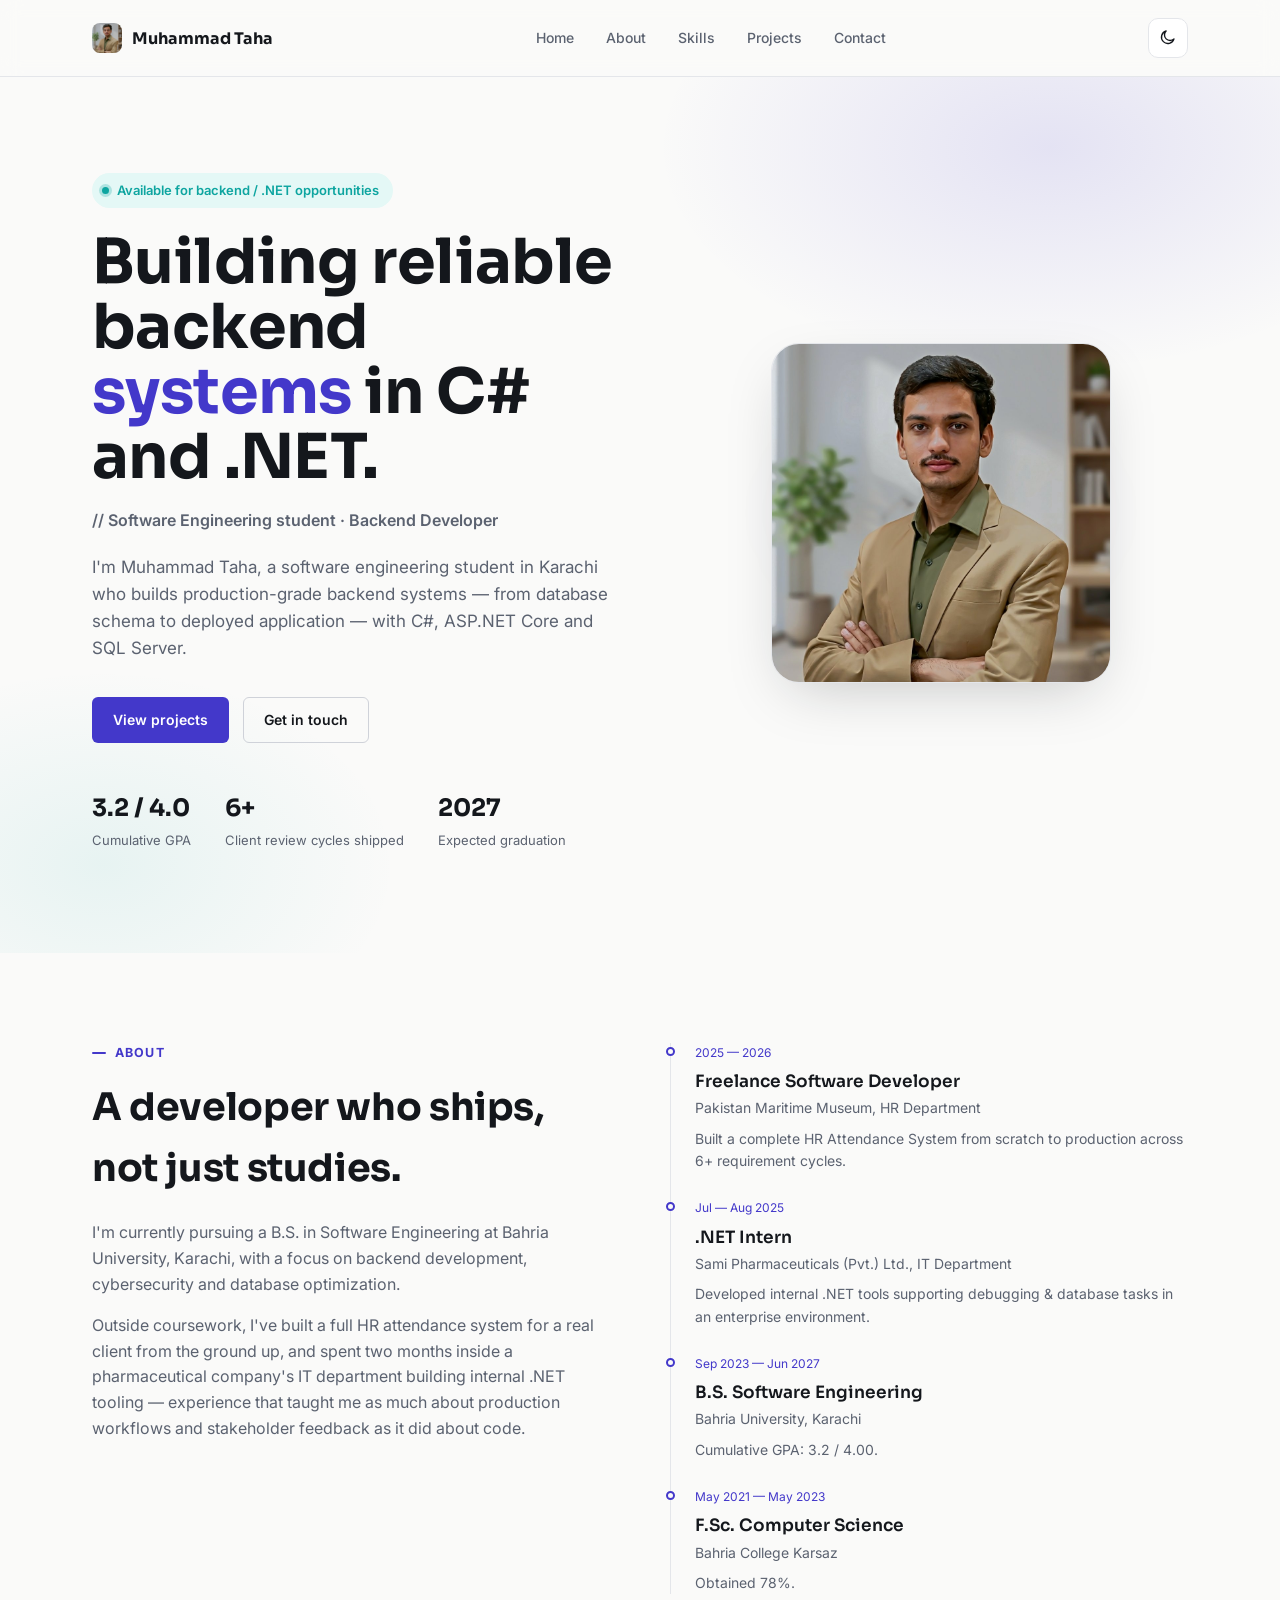
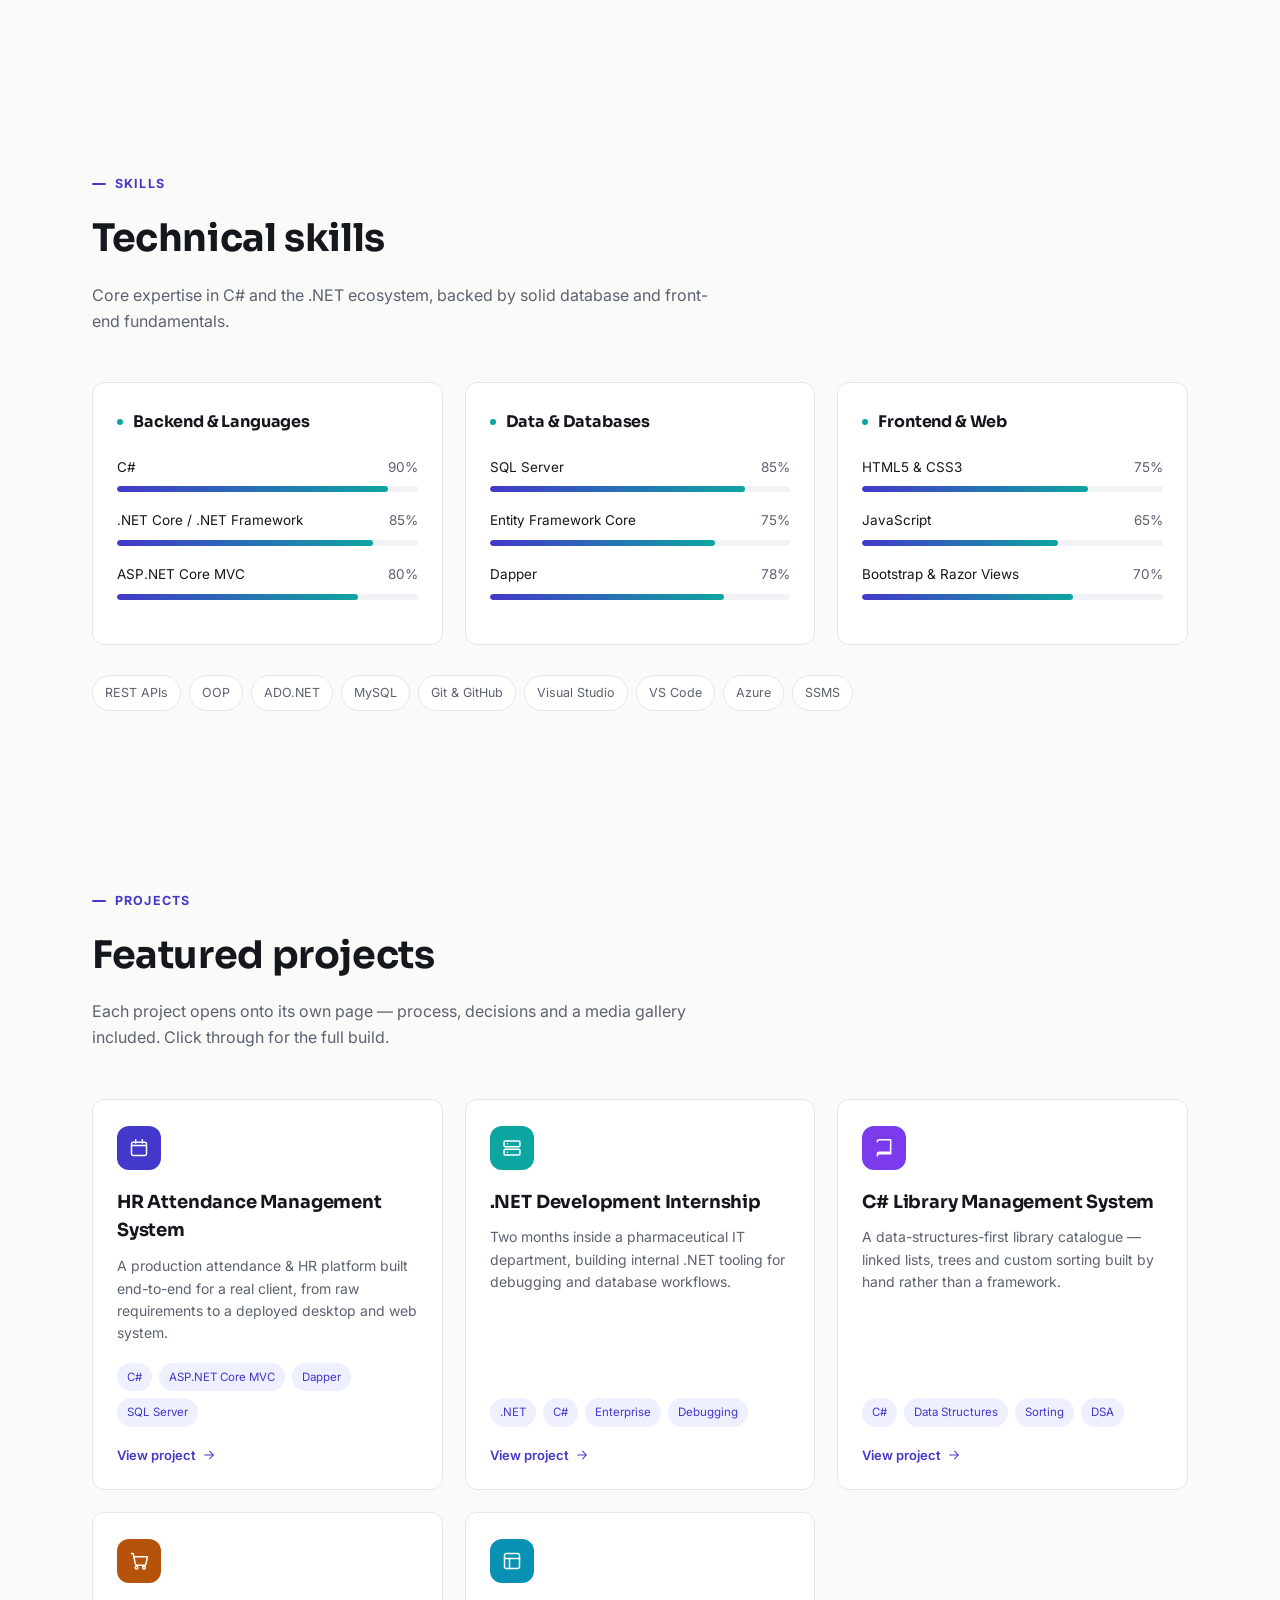
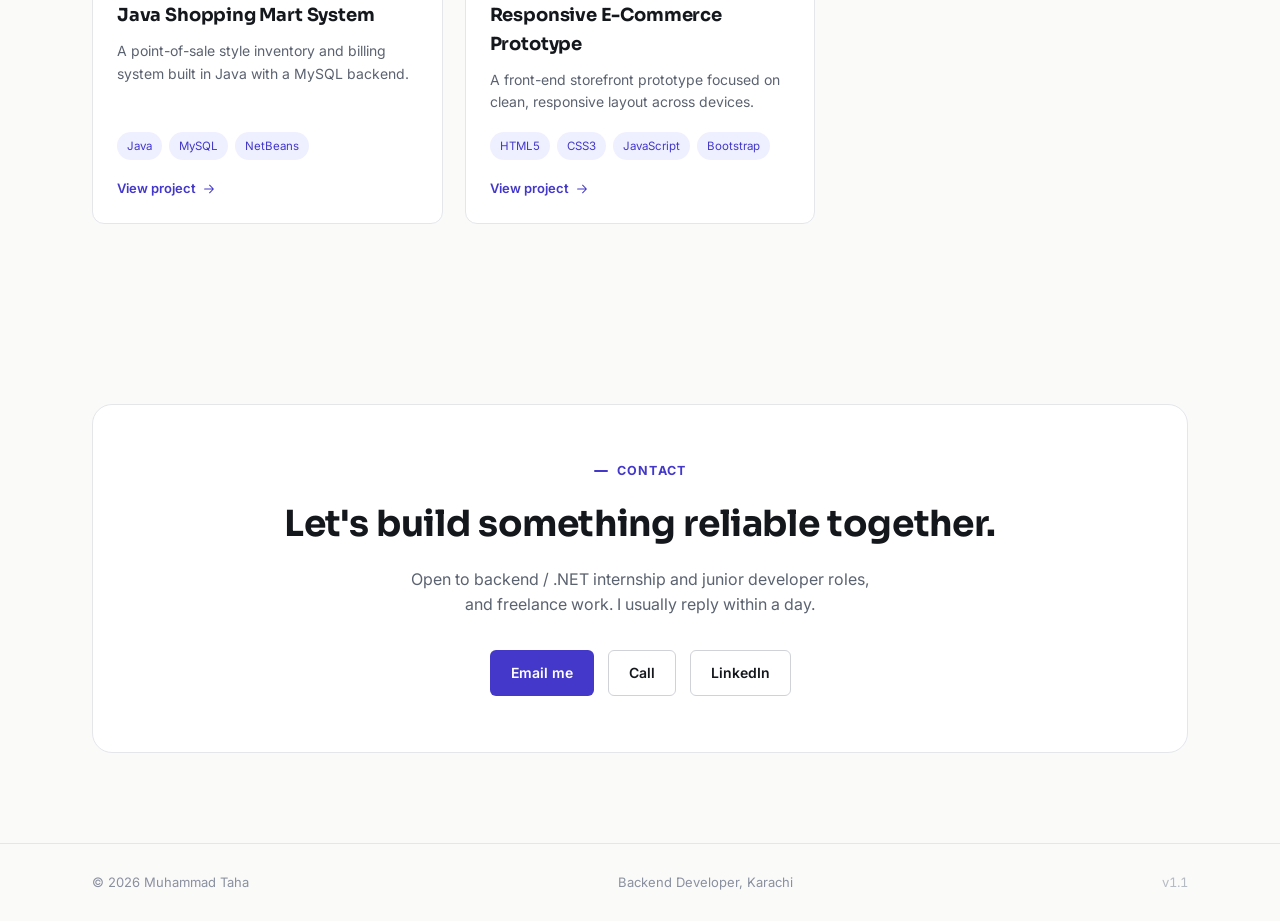
<file: index.html>
<!DOCTYPE html>
<html lang="en">
<head>
<meta charset="UTF-8">
<meta name="viewport" content="width=device-width, initial-scale=1.0">
<title>Muhammad Taha — Backend Developer</title>
<meta name="description" content="Muhammad Taha — Backend Developer specializing in C# and the .NET ecosystem. Portfolio of production and personal projects.">
<meta name="app-version" content="1.1">
<link rel="icon" href="data:image/svg+xml,<svg xmlns=%22http://www.w3.org/2000/svg%22 viewBox=%220 0 24 24%22><rect width=%2224%22 height=%2224%22 rx=%226%22 fill=%22%234338CA%22/><text x=%2212%22 y=%2216.5%22 font-family=%22monospace%22 font-size=%2211%22 fill=%22white%22 text-anchor=%22middle%22>MT</text></svg>">
<link rel="stylesheet" href="css/styles.css?v=1.1">
<script>
  // set theme before paint to avoid flash
  (function(){ var t = localStorage.getItem('mt-portfolio-theme'); if(!t){ t = window.matchMedia('(prefers-color-scheme: dark)').matches ? 'dark':'light'; } document.documentElement.setAttribute('data-theme', t); })();
</script>
</head>
<body>

<nav class="nav">
  <div class="nav-inner">
    <button type="button" class="logo" id="brand-btn" aria-label="View profile"><span class="logo-mark" id="brand-mark">MT</span><span id="brand-name">Muhammad Taha</span></button>
    <ul class="nav-links" data-nav-links>
      <li><a href="index.html">Home</a></li>
      <li><a href="#about">About</a></li>
      <li><a href="#skills">Skills</a></li>
      <li><a href="#projects">Projects</a></li>
      <li><a href="#contact">Contact</a></li>
    </ul>
    <div class="nav-right">
      <button class="theme-toggle" data-theme-toggle aria-label="Toggle color theme">
        <span class="icon-moon"><svg viewBox="0 0 24 24" fill="none" stroke="currentColor" stroke-width="1.8" stroke-linecap="round" stroke-linejoin="round"><path d="M20 14.5A8.5 8.5 0 1 1 9.5 4a7 7 0 0 0 10.5 10.5Z"/></svg></span>
        <span class="icon-sun"><svg viewBox="0 0 24 24" fill="none" stroke="currentColor" stroke-width="1.8" stroke-linecap="round" stroke-linejoin="round"><circle cx="12" cy="12" r="4.2"/><path d="M12 2.5v2.4M12 19.1v2.4M4.9 4.9l1.7 1.7M17.4 17.4l1.7 1.7M2.5 12h2.4M19.1 12h2.4M4.9 19.1l1.7-1.7M17.4 6.6l1.7-1.7"/></svg></span>
      </button>
      <button class="nav-toggle" data-nav-toggle aria-label="Toggle navigation menu">
        <svg viewBox="0 0 24 24" fill="none" stroke="currentColor" stroke-width="1.8" stroke-linecap="round" stroke-linejoin="round">
          <path d="M4 7h16"/>
          <path d="M4 12h16"/>
          <path d="M4 17h16"/>
        </svg>
      </button>
    </div>
  </div>
</nav>

<header class="hero">
  <div class="grid-backdrop"></div>
  <div class="container">
    <div class="hero-grid">
      <div>
        <div class="hero-kicker"><span class="dot"></span> <span id="hero-kicker"></span></div>
        <h1><span id="hero-title-pre"></span><span class="accent" id="hero-title-accent"></span><span id="hero-title-post"></span></h1>
        <div class="hero-role" id="hero-role"></div>
        <p class="hero-desc" id="hero-desc"></p>
        <div class="hero-actions">
          <a class="btn btn-primary" href="#projects">View projects</a>
          <a class="btn btn-ghost" href="#contact">Get in touch</a>
        </div>
        <div class="hero-stats" id="hero-stats"></div>
      </div>

      <div class="hero-photo reveal in">
        <div class="hero-photo-glow"></div>
        <div class="hero-photo-frame" id="hero-photo-frame">
          <span class="hero-photo-initials" id="hero-photo-initials">MT</span>
        </div>
        <button type="button" class="hero-photo-edit admin-only-visible" id="hero-photo-edit">Change photo</button>
      </div>
    </div>
  </div>
</header>

<section id="about">
  <div class="container">
    <div class="about-grid">
      <div>
        <div class="eyebrow">About</div>
        <h2 class="section-title" id="about-title"></h2>
        <div class="about-copy" id="about-copy" style="margin-top:22px;"></div>
      </div>
      <div class="timeline reveal" id="about-timeline"></div>
    </div>
  </div>
</section>

<section id="skills">
  <div class="container">
    <div class="section-head">
      <div class="eyebrow">Skills</div>
      <h2 class="section-title">Technical skills</h2>
      <p class="section-sub" id="skills-subtitle"></p>
    </div>

    <div class="skills-grid" id="skills-grid"></div>

    <div class="tool-pills reveal" id="skills-pills"></div>
  </div>
</section>

<section id="projects">
  <div class="container">
    <div class="section-head">
      <div class="eyebrow">Projects</div>
      <h2 class="section-title">Featured projects</h2>
      <p class="section-sub">Each project opens onto its own page — process, decisions and a media gallery included. Click through for the full build.</p>
    </div>
    <div class="projects-grid" id="projects-grid"></div>
  </div>
</section>

<section id="contact">
  <div class="container">
    <div class="contact-box reveal">
      <div class="eyebrow" style="justify-content:center;">Contact</div>
      <h2 id="contact-title"></h2>
      <p id="contact-desc"></p>
      <div class="contact-links">
        <a class="btn btn-primary" id="contact-email" href="#">Email me</a>
        <a class="btn btn-ghost" id="contact-phone" href="#">Call</a>
        <a class="btn btn-ghost" id="contact-linkedin" href="#" target="_blank" rel="noopener">LinkedIn</a>
      </div>
    </div>
  </div>
</section>

<footer>
  <div class="container footer-inner">
    <span>© <span id="year"></span> Muhammad Taha</span>
    <span>Backend Developer, Karachi</span>
    <span id="footer-version" class="footer-version"></span>
  </div>
</footer>

<script src="js/icons.js?v=1.1"></script>
<script src="js/theme.js?v=1.1"></script>
<script src="js/projects-data.js?v=1.1"></script>
<script src="js/site-data.js?v=1.1"></script>
<script src="js/store.js?v=1.1"></script>
<script src="js/media-store.js?v=1.1"></script>
<script src="js/auth.js?v=1.1"></script>
<script src="js/github-publish.js?v=1.1"></script>
<script src="js/admin.js?v=1.1"></script>
<script src="js/site-render.js?v=1.1"></script>
<script src="js/main.js?v=1.1"></script>
<script>document.getElementById('year').textContent = new Date().getFullYear();</script>
</body>
</html>
</file>
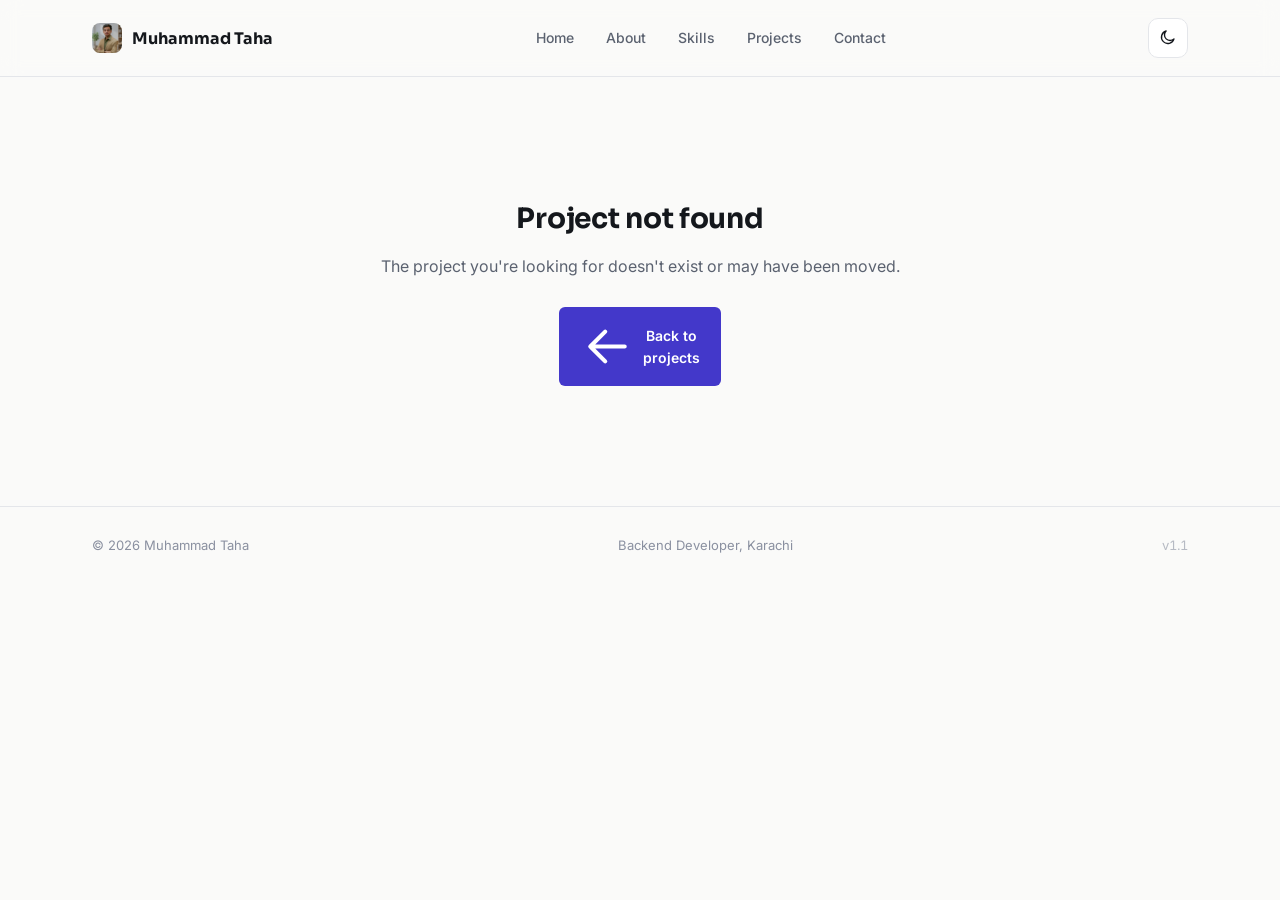
<file: project.html>
<!DOCTYPE html>
<html lang="en">
<head>
<meta charset="UTF-8">
<meta name="viewport" content="width=device-width, initial-scale=1.0">
<title>Project — Muhammad Taha</title>
<meta name="description" content="Project detail — Muhammad Taha, Backend Developer.">
<meta name="app-version" content="1.1">
<link rel="icon" href="data:image/svg+xml,<svg xmlns=%22http://www.w3.org/2000/svg%22 viewBox=%220 0 24 24%22><rect width=%2224%22 height=%2224%22 rx=%226%22 fill=%22%234338CA%22/><text x=%2212%22 y=%2216.5%22 font-family=%22monospace%22 font-size=%2211%22 fill=%22white%22 text-anchor=%22middle%22>MT</text></svg>">
<link rel="stylesheet" href="css/styles.css?v=1.1">
<script>
  (function(){ var t = localStorage.getItem('mt-portfolio-theme'); if(!t){ t = window.matchMedia('(prefers-color-scheme: dark)').matches ? 'dark':'light'; } document.documentElement.setAttribute('data-theme', t); })();
</script>
</head>
<body>

<nav class="nav">
  <div class="nav-inner">
    <button type="button" class="logo" id="brand-btn" aria-label="View profile"><span class="logo-mark" id="brand-mark">MT</span><span id="brand-name">Muhammad Taha</span></button>
    <ul class="nav-links" data-nav-links>
      <li><a href="index.html">Home</a></li>
      <li><a href="index.html#about">About</a></li>
      <li><a href="index.html#skills">Skills</a></li>
      <li><a href="index.html#projects">Projects</a></li>
      <li><a href="index.html#contact">Contact</a></li>
    </ul>
    <div class="nav-right">
      <button class="theme-toggle" data-theme-toggle aria-label="Toggle color theme">
        <span class="icon-moon"><svg viewBox="0 0 24 24" fill="none" stroke="currentColor" stroke-width="1.8" stroke-linecap="round" stroke-linejoin="round"><path d="M20 14.5A8.5 8.5 0 1 1 9.5 4a7 7 0 0 0 10.5 10.5Z"/></svg></span>
        <span class="icon-sun"><svg viewBox="0 0 24 24" fill="none" stroke="currentColor" stroke-width="1.8" stroke-linecap="round" stroke-linejoin="round"><circle cx="12" cy="12" r="4.2"/><path d="M12 2.5v2.4M12 19.1v2.4M4.9 4.9l1.7 1.7M17.4 17.4l1.7 1.7M2.5 12h2.4M19.1 12h2.4M4.9 19.1l1.7-1.7M17.4 6.6l1.7-1.7"/></svg></span>
      </button>
      <button class="nav-toggle" data-nav-toggle aria-label="Toggle navigation menu">
        <svg viewBox="0 0 24 24" fill="none" stroke="currentColor" stroke-width="1.8" stroke-linecap="round" stroke-linejoin="round">
          <path d="M4 7h16"/>
          <path d="M4 12h16"/>
          <path d="M4 17h16"/>
        </svg>
      </button>
    </div>
  </div>
</nav>

<main id="project-app"></main>

<footer>
  <div class="container footer-inner">
    <span>© <span id="year"></span> Muhammad Taha</span>
    <span>Backend Developer, Karachi</span>
    <span id="footer-version" class="footer-version"></span>
  </div>
</footer>

<script src="js/icons.js?v=1.1"></script>
<script src="js/theme.js?v=1.1"></script>
<script src="js/projects-data.js?v=1.1"></script>
<script src="js/site-data.js?v=1.1"></script>
<script src="js/store.js?v=1.1"></script>
<script src="js/media-store.js?v=1.1"></script>
<script src="js/auth.js?v=1.1"></script>
<script src="js/github-publish.js?v=1.1"></script>
<script src="js/admin.js?v=1.1"></script>
<script src="js/lightbox.js?v=1.1"></script>
<script src="js/project-detail.js?v=1.1"></script>
<script>document.getElementById('year').textContent = new Date().getFullYear();</script>
</body>
</html>
</file>
<file: css/styles.css>
/* =========================================================
   Muhammad Taha — Portfolio
   Design language: "compiled" — a backend/.NET engineer's
   world of manifests, builds and schemas, rendered minimal.
   ========================================================= */

@import url('https://fonts.googleapis.com/css2?family=Sora:wght@400;500;600;700;800&family=Inter:wght@400;500;600;700;800&display=swap');

:root{
  --bg: #FAFAF9;
  --bg-elevated: #FFFFFF;
  --bg-sunken: #F1F2F5;
  --text: #14171C;
  --text-muted: #5B6270;
  --text-faint: #8A90A0;
  --border: #E4E6EA;
  --border-strong: #CFD2D9;
  --accent: #4338CA;
  --accent-hover: #362CAA;
  --accent-2: #0EA5A0;
  --accent-soft: #EEF0FF;
  --accent-2-soft: #E4F8F6;
  --danger: #C4432E;
  --shadow: 0 1px 2px rgba(20,23,28,0.04), 0 8px 24px -12px rgba(20,23,28,0.10);
  --shadow-lg: 0 20px 60px -20px rgba(20,23,28,0.25);
  --radius-sm: 6px;
  --radius: 12px;
  --radius-lg: 20px;
  --font-display: 'Sora', 'Inter', sans-serif;
  --font-body: 'Inter', sans-serif;
  --font-mono: 'Inter', sans-serif;
  --grid-dot: rgba(67,56,202,0.10);
  --ease-swift: cubic-bezier(.16,1,.3,1);
  --ease-spring: cubic-bezier(.34,1.56,.64,1);
  color-scheme: light;
}

[data-theme="dark"]{
  --bg: #0A0C10;
  --bg-elevated: #12151B;
  --bg-sunken: #0E1116;
  --text: #E9EAEE;
  --text-muted: #9AA1AE;
  --text-faint: #6B7280;
  --border: #21252E;
  --border-strong: #2E3340;
  --accent: #7C8AFF;
  --accent-hover: #97A2FF;
  --accent-2: #2DD9C6;
  --accent-soft: rgba(124,138,255,0.12);
  --accent-2-soft: rgba(45,217,198,0.10);
  --danger: #E8654E;
  --shadow: 0 1px 2px rgba(0,0,0,0.3), 0 8px 24px -12px rgba(0,0,0,0.5);
  --shadow-lg: 0 24px 70px -20px rgba(0,0,0,0.65);
  --grid-dot: rgba(124,138,255,0.14);
  color-scheme: dark;
}

*,*::before,*::after{ box-sizing: border-box; }
html{ scroll-behavior: smooth; }
body{
  margin:0;
  background: var(--bg);
  color: var(--text);
  font-family: var(--font-body);
  font-size: 16px;
  line-height: 1.6;
  -webkit-font-smoothing: antialiased;
  transition: background-color .35s ease, color .35s ease;
}
img,video{ max-width:100%; display:block; }
a{ color: inherit; text-decoration: none; }
button{ font-family: inherit; cursor:pointer; }
ul{ list-style:none; margin:0; padding:0; }
h1,h2,h3,h4{ font-family: var(--font-display); margin:0; letter-spacing:-0.01em; }
p{ margin:0; }

:focus-visible{
  outline: 2px solid var(--accent);
  outline-offset: 3px;
  border-radius: 4px;
}

.container{
  width: 100%;
  max-width: 1160px;
  margin: 0 auto;
  padding: 0 32px;
}

/* soft ambient glow behind the hero — subtle, not a dev-tool grid */
.grid-backdrop{
  position:absolute; inset:0;
  background:
    radial-gradient(560px 320px at 82% 8%, color-mix(in srgb, var(--accent) 12%, transparent), transparent 70%),
    radial-gradient(420px 280px at 8% 90%, color-mix(in srgb, var(--accent-2) 8%, transparent), transparent 70%);
  pointer-events:none;
}

.eyebrow{
  font-family: var(--font-body);
  font-size: 12.5px;
  font-weight: 700;
  color: var(--accent);
  letter-spacing: 0.09em;
  text-transform: uppercase;
  display:flex;
  align-items:center;
  gap:9px;
  margin-bottom: 14px;
}
.eyebrow::before{ content:''; width:14px; height:2px; border-radius:1px; background:var(--accent); display:inline-block; }

/* ---------- Nav ---------- */
.nav{
  position: sticky; top:0; z-index: 100;
  background: color-mix(in srgb, var(--bg) 82%, transparent);
  backdrop-filter: blur(10px);
  border-bottom: 1px solid var(--border);
}
.nav-inner{
  display:flex; align-items:center; justify-content:space-between;
  padding: 18px 32px;
  max-width: 1160px; margin:0 auto;
}
.logo{
  font-family: var(--font-display);
  font-weight: 700;
  font-size: 16px;
  display:flex; align-items:center; gap:10px;
  background:none; border:none; padding:0; cursor:pointer; color: var(--text);
}
.logo-mark{
  width:30px; height:30px; border-radius: 8px;
  background: var(--accent);
  color:#fff;
  display:flex; align-items:center; justify-content:center;
  font-family: var(--font-display);
  font-size: 14px; font-weight:700;
  overflow:hidden;
  flex-shrink:0;
}
.logo-mark img{ width:100%; height:100%; object-fit:cover; display:block; }
.nav-links{ display:flex; gap:32px; align-items:center; }
.nav-links a{
  font-size: 14px; color: var(--text-muted); font-weight:500;
  transition: color .2s ease;
}
.nav-links a:hover{ color: var(--text); }
.nav-right{ display:flex; align-items:center; gap:14px; }

.theme-toggle{
  width:40px; height:40px; border-radius: 10px;
  border:1px solid var(--border);
  background: var(--bg-elevated);
  display:flex; align-items:center; justify-content:center;
  color: var(--text);
  transition: border-color .16s var(--ease-swift), transform .16s var(--ease-swift);
}
.theme-toggle:hover{ border-color: var(--border-strong); transform: translateY(-1px); }
.theme-toggle svg{ width:18px; height:18px; }
.icon-sun{ display:none; }
[data-theme="dark"] .icon-sun{ display:block; }
[data-theme="dark"] .icon-moon{ display:none; }

.nav-toggle{
  display:none;
  width:40px;height:40px;border-radius:10px;border:1px solid var(--border);
  background:var(--bg-elevated); align-items:center;justify-content:center;
  color: var(--text);
  transition: border-color .16s var(--ease-swift), transform .1s var(--ease-swift);
}
.nav-toggle:hover{ border-color: var(--border-strong); }
.nav-toggle:active{ transform: scale(.92); }
.nav-toggle svg{ width:18px;height:18px; transition: transform .22s var(--ease-swift); }
.nav-toggle[aria-expanded="true"] svg{ transform: rotate(90deg); }
.project-link-pill{
  display:inline-flex; align-items:center; gap:8px;
  margin-top: 16px;
  padding: 8px 12px;
  border-radius: 999px;
  background: var(--accent-soft);
  color: var(--accent);
  font-family: var(--font-mono);
  font-size: 12px;
  font-weight: 600;
  width: fit-content;
}
.project-link-pill svg{ width:14px; height:14px; }

.btn{
  font-family: var(--font-body);
  font-weight: 600;
  font-size: 14px;
  padding: 11px 20px;
  border-radius: var(--radius-sm);
  border: 1px solid transparent;
  display:inline-flex; align-items:center; gap:8px;
  transition: transform .18s ease, background-color .18s ease, border-color .18s ease, box-shadow .18s ease;
}
.btn-primary{ background: var(--accent); color:#fff; }
.btn-primary:hover{ background: var(--accent-hover); transform: translateY(-1px); box-shadow: var(--shadow); }
.btn-ghost{ background: transparent; border-color: var(--border-strong); color: var(--text); }
.btn-ghost:hover{ border-color: var(--accent); color: var(--accent); }
.btn-sm{ padding: 8px 14px; font-size: 13px; }

/* ---------- Hero ---------- */
.hero{
  position: relative;
  padding: 96px 0 100px;
  overflow:hidden;
}
.hero-grid{
  display:grid;
  grid-template-columns: 1.05fr 0.95fr;
  gap: 56px;
  align-items:center;
  position:relative;
}
.hero-kicker{
  font-family: var(--font-body);
  font-size: 13px;
  font-weight: 600;
  color: var(--accent-2);
  margin-bottom: 22px;
  display:inline-flex; align-items:center; gap:8px;
  padding: 7px 14px 7px 10px;
  border-radius: 999px;
  background: var(--accent-2-soft);
}
.hero-kicker .dot{ width:7px; height:7px; border-radius:50%; background: var(--accent-2); box-shadow: 0 0 0 3px color-mix(in srgb, var(--accent-2) 25%, transparent); }
.hero h1{
  font-size: clamp(38px, 5.4vw, 62px);
  line-height: 1.05;
  font-weight: 700;
}
.hero h1 .accent{ color: var(--accent); }
.hero-role{
  font-family: var(--font-body);
  font-weight: 600;
  color: var(--text-muted);
  font-size: 16px;
  margin-top: 18px;
}
.hero-desc{
  margin-top: 20px;
  color: var(--text-muted);
  font-size: 17px;
  max-width: 520px;
}
.hero-actions{ display:flex; gap:14px; margin-top: 34px; flex-wrap: wrap; }

.hero-stats{
  display:flex; gap: 34px; margin-top: 46px; flex-wrap:wrap;
}
.hero-stat b{ display:block; font-family: var(--font-display); font-size: 24px; }
.hero-stat span{ font-size: 13px; color: var(--text-muted); }

/* hero profile photo */
.hero-photo{ position:relative; display:flex; align-items:center; justify-content:center; }
.hero-photo-glow{
  position:absolute; inset:6%;
  background: radial-gradient(closest-side, color-mix(in srgb, var(--accent) 24%, transparent), transparent 75%);
  filter: blur(30px);
  z-index:0;
}
.hero-photo-frame{
  position:relative; z-index:1;
  width:min(340px, 78%);
  aspect-ratio: 1 / 1;
  border-radius: 28px;
  overflow:hidden;
  background: var(--bg-elevated);
  border:1px solid var(--border);
  box-shadow: var(--shadow-lg);
  display:flex; align-items:center; justify-content:center;
}
.hero-photo-frame img{ width:100%; height:100%; object-fit:cover; display:block; }
.hero-photo-frame .hero-photo-initials{ font-family: var(--font-display); font-size:88px; font-weight:800; color: var(--accent); }
.hero-photo-edit{
  position:absolute; bottom:16px; left:50%; transform:translateX(-50%);
  font-family: var(--font-body); font-size:12.5px; font-weight:600;
  padding: 9px 16px; border-radius:999px;
  background: color-mix(in srgb, var(--bg-elevated) 90%, transparent);
  backdrop-filter: blur(6px);
  border:1px solid var(--border-strong); color: var(--text);
  z-index:2; white-space:nowrap;
}
.hero-photo-edit:hover{ border-color: var(--accent); color: var(--accent); }

/* ---------- Section shell ---------- */
section{ padding: 90px 0; }
.section-head{ max-width: 640px; margin-bottom: 48px; }
.section-title{ font-size: clamp(28px, 3.4vw, 38px); font-weight:700; }
.section-sub{ margin-top: 14px; color: var(--text-muted); font-size:16px; }
.divider{ height:1px; background: var(--border); border:none; margin:0; }

/* ---------- About ---------- */
.about-grid{
  display:grid; grid-template-columns: 1fr 1fr; gap: 60px; align-items:start;
}
.about-copy p{ color: var(--text-muted); font-size:16px; margin-bottom:16px; }
.timeline{ border-left: 1px solid var(--border); padding-left: 24px; display:flex; flex-direction:column; gap:26px; }
.timeline-item{ position:relative; }
.timeline-item::before{
  content:''; position:absolute; left:-29px; top:4px;
  width:9px; height:9px; border-radius:50%;
  background: var(--bg); border:2px solid var(--accent);
}
.timeline-date{ font-family: var(--font-mono); font-size:12px; color: var(--accent); }
.timeline-title{ font-family: var(--font-display); font-weight:600; font-size:17px; margin-top:6px; }
.timeline-org{ color: var(--text-muted); font-size: 14px; margin-top:2px; }
.timeline-desc{ color: var(--text-muted); font-size: 14px; margin-top: 8px; }

/* ---------- Skills ---------- */
.skills-grid{
  display:grid; grid-template-columns: repeat(3, 1fr); gap: 22px;
}
.skill-card{
  background: var(--bg-elevated);
  border:1px solid var(--border);
  border-radius: var(--radius);
  padding: 26px 24px;
}
.skill-card h3{ font-size: 16px; margin-bottom: 22px; display:flex; align-items:center; gap:10px; }
.skill-card h3::before{ content:''; width:6px; height:6px; border-radius:50%; background: var(--accent-2); }
.skill-row{ margin-bottom: 18px; }
.skill-row:last-child{ margin-bottom:0; }
.skill-row-top{ display:flex; justify-content:space-between; font-size:13.5px; margin-bottom:8px; }
.skill-row-top span:last-child{ font-family: var(--font-mono); color: var(--text-muted); }
.skill-bar{ height:6px; border-radius:6px; background: var(--bg-sunken); overflow:hidden; }
.skill-bar-fill{ height:100%; border-radius:6px; background: linear-gradient(90deg, var(--accent), var(--accent-2)); width:0; transition: width 1s cubic-bezier(.2,.7,.2,1); }

.tool-pills{ display:flex; flex-wrap:wrap; gap:8px; margin-top: 30px; }
.tool-pill{
  font-family: var(--font-mono); font-size: 12.5px;
  padding: 7px 12px; border-radius: 999px;
  border: 1px solid var(--border); color: var(--text-muted);
  background: var(--bg-elevated);
}

/* ---------- Projects grid ---------- */
.projects-grid{
  display:grid; grid-template-columns: repeat(3, 1fr); gap: 22px;
}
.project-card{
  position:relative;
  background: var(--bg-elevated);
  border:1px solid var(--border);
  border-radius: var(--radius);
  padding: 26px 24px 24px;
  transition: transform .2s var(--ease-swift), border-color .2s var(--ease-swift), box-shadow .2s var(--ease-swift);
  display:flex; flex-direction:column;
}
.project-card:hover{
  transform: translateY(-5px);
  border-color: var(--border-strong);
  box-shadow: var(--shadow-lg);
}
.project-card:hover .project-icon{ transform: scale(1.08); }
.project-card-link{
  position:absolute;
  inset:0;
  border-radius: inherit;
  z-index: 1;
  border:0;
  background: transparent;
  padding:0;
  cursor:pointer;
}
.project-card > *:not(.project-card-link){
  position:relative;
  z-index:2;
  pointer-events:none;
}
.project-card .project-link-pill,
.project-card .admin-remove-btn{
  pointer-events:auto;
}
.project-card:has(.project-card-link:active){
  transform: scale(.985);
  transition: transform .1s var(--ease-swift);
}
.project-card-link:focus-visible{
  outline: 2px solid var(--accent);
  outline-offset: 4px;
}
.project-icon{
  width:44px; height:44px; border-radius: 12px;
  display:flex; align-items:center; justify-content:center;
  margin-bottom: 18px;
  color:#fff;
  transition: transform .22s var(--ease-swift);
}
.project-icon svg{ width:20px; height:20px; }
.project-card h3{ font-size: 18px; margin-bottom:10px; }
.project-card p{ color: var(--text-muted); font-size: 14px; flex:1; }
.project-tags{ display:flex; flex-wrap:wrap; gap:7px; margin-top:18px; }
.tag{
  font-family: var(--font-mono); font-size:11.5px;
  padding: 5px 10px; border-radius:999px;
  background: var(--accent-soft); color: var(--accent);
}
.project-open{
  margin-top:18px; font-size:13px; font-weight:600; color: var(--accent);
  display:flex; align-items:center; gap:6px;
}
.project-open svg{ width:14px; height:14px; transition: transform .2s var(--ease-swift); }
.project-card:hover .project-open svg{ transform: translateX(4px); }

/* ---------- Contact ---------- */
.contact-box{
  background: var(--bg-elevated);
  border: 1px solid var(--border);
  border-radius: var(--radius-lg);
  padding: 56px;
  text-align:center;
  position:relative;
  overflow:hidden;
}
.contact-box h2{ font-size: clamp(26px,3.4vw,36px); }
.contact-box p{ color: var(--text-muted); margin-top:14px; max-width:480px; margin-left:auto; margin-right:auto; }
.contact-links{ display:flex; gap:14px; justify-content:center; margin-top:32px; flex-wrap:wrap; }

footer{
  border-top: 1px solid var(--border);
  padding: 28px 0;
}
.footer-inner{
  display:flex; justify-content:space-between; align-items:center;
  font-size:13px; color: var(--text-faint); flex-wrap:wrap; gap:10px;
}
.footer-inner span{ font-family: var(--font-body); }
.footer-version{ opacity:.6; font-variant-numeric: tabular-nums; }

/* ================= Responsive ================= */
@media (max-width: 920px){
  .hero-grid{ grid-template-columns: 1fr; }
  .about-grid{ grid-template-columns: 1fr; gap: 40px; }
  .skills-grid{ grid-template-columns: 1fr 1fr; }
  .projects-grid{ grid-template-columns: 1fr 1fr; }
}
@media (max-width: 720px){
  .container{ padding: 0 20px; }
  .nav-links{
    position:fixed; inset: 66px 16px auto 16px;
    background: var(--bg-elevated); border:1px solid var(--border);
    border-radius: var(--radius); padding: 14px;
    flex-direction:column; align-items:flex-start; gap:4px;
    box-shadow: var(--shadow-lg);
    transform: translateY(-10px) scale(.98); opacity:0; pointer-events:none;
    transition: transform .22s var(--ease-swift), opacity .16s ease;
  }
  .nav-links.open{ transform: translateY(0) scale(1); opacity:1; pointer-events:auto; }
  .nav-links a{ padding: 10px 8px; width:100%; }
  .nav-toggle{ display:flex; }
  .skills-grid{ grid-template-columns: 1fr; }
  .projects-grid{ grid-template-columns: 1fr; }
  .hero{ padding: 64px 0 64px; }
  section{ padding: 64px 0; }
  .contact-box{ padding: 36px 22px; }
}

/* reduced motion */
@media (prefers-reduced-motion: reduce){
  *{ animation-duration: .001ms !important; transition-duration: .001ms !important; scroll-behavior:auto !important; }
}

/* reveal-on-scroll utility */
.reveal{ opacity:0; transform: translateY(16px) scale(.99); transition: opacity .45s var(--ease-swift), transform .45s var(--ease-swift); }
.reveal.in{ opacity:1; transform:none; }

/* =========================================================
   Project detail page
   ========================================================= */
.breadcrumb{
  font-family: var(--font-mono); font-size: 13px; color: var(--text-muted);
  display:flex; align-items:center; gap:8px; margin-bottom: 26px;
}
.breadcrumb a{ color: var(--text-muted); transition: color .2s ease; }
.breadcrumb a:hover{ color: var(--accent); }

.pd-hero{ padding: 56px 0 40px; position:relative; overflow:hidden; }
.pd-icon{
  width:56px; height:56px; border-radius:14px;
  display:flex; align-items:center; justify-content:center; color:#fff;
  margin-bottom: 22px;
}
.pd-icon svg{ width:26px; height:26px; }
.pd-hero h1{ font-size: clamp(30px, 4.6vw, 46px); font-weight:700; max-width: 780px; }
.pd-hero .role{ font-family: var(--font-mono); color: var(--accent-2); font-size:14px; margin-top:14px; }
.pd-hero p.lede{ margin-top:18px; color: var(--text-muted); font-size:17px; max-width:680px; }
.pd-tags{ display:flex; flex-wrap:wrap; gap:8px; margin-top:24px; }
.pd-meta{ display:flex; gap:36px; margin-top:34px; flex-wrap:wrap; }
.pd-meta div span{ display:block; font-size:12px; color: var(--text-faint); font-family: var(--font-mono); margin-bottom:4px; }
.pd-meta div b{ font-family: var(--font-display); font-size:16px; font-weight:600; }

.pd-section{ padding: 54px 0; }
.pd-section + .pd-section{ border-top: 1px solid var(--border); }
.pd-section-head{ max-width: 720px; margin-bottom: 30px; }
.pd-section-num{ font-family: var(--font-body); font-weight:700; text-transform:uppercase; letter-spacing:0.08em; color: var(--accent); font-size:12px; margin-bottom:12px; display:block; }
.pd-section-heading{ font-size: clamp(22px, 2.8vw, 30px); font-weight:700; }
.pd-section-sub{ font-family: var(--font-mono); color: var(--text-muted); font-size:14px; margin-top:10px; }
.pd-section-desc{ margin-top:18px; color: var(--text-muted); font-size:16px; max-width:720px; }
.pd-section-desc p{ margin-bottom: 12px; }
.pd-section-desc p:last-child{ margin-bottom:0; }

/* ---- Carousel ---- */
.carousel{
  position:relative;
  margin-top: 30px;
  border-radius: var(--radius-lg);
  overflow:hidden;
  background: var(--bg-sunken);
  border: 1px solid var(--border);
}
.carousel-track-wrap{
  position:relative;
  aspect-ratio: 16 / 9;
  width:100%;
  overflow:hidden;
}
.carousel-track{
  display:flex;
  height:100%;
  transition: transform .5s cubic-bezier(.22,.8,.24,1);
  will-change: transform;
}
.carousel-slide{
  min-width:100%; height:100%;
  display:flex; align-items:center; justify-content:center;
  background: var(--bg-sunken);
  position:relative;
  overflow:hidden;
}
.carousel-slide img,
.carousel-slide video{
  width:100%; height:100%; object-fit:cover;
  transition: transform .35s var(--ease-swift);
}
.carousel-slide-clickable{ cursor: zoom-in; }
.carousel-slide-clickable::after{
  content:'';
  position:absolute; inset:0;
  background: color-mix(in srgb, #000 12%, transparent);
  opacity:0; transition: opacity .2s ease;
  pointer-events:none;
}
.carousel-slide-clickable:hover::after{ opacity:1; }
.carousel-slide-clickable:hover img,
.carousel-slide-clickable:hover video{ transform: scale(1.04); }
.carousel-play-badge{
  position:absolute; top:50%; left:50%; transform: translate(-50%,-50%);
  width:60px; height:60px; border-radius:50%;
  background: color-mix(in srgb, #000 45%, transparent);
  backdrop-filter: blur(4px);
  display:flex; align-items:center; justify-content:center;
  color:#fff; pointer-events:none;
  transition: transform .2s var(--ease-swift), background-color .2s ease;
}
.carousel-play-badge svg{ width:22px; height:22px; margin-left:2px; }
.carousel-slide-clickable:hover .carousel-play-badge{ transform: translate(-50%,-50%) scale(1.08); background: color-mix(in srgb, #000 60%, transparent); }

/* Embedded YouTube/Vimeo player — fills the slide like a video would */
.video-embed-wrap{ width:100%; height:100%; }
.video-embed-wrap iframe{ width:100%; height:100%; border:0; display:block; }

/* Shown if a locally-uploaded video's blob can't be found in this
   browser's storage anymore (e.g. site data was cleared) */
.carousel-slide.media-missing::before{
  content:'Video unavailable in this browser — re-upload or paste a hosted URL';
  position:absolute; inset:0;
  display:flex; align-items:center; justify-content:center;
  text-align:center; padding: 24px;
  font-family: var(--font-mono); font-size:13px; color: var(--text-muted);
  background: var(--bg-sunken);
}
.carousel-slide.media-missing video{ display:none; }
.carousel-arrow{
  position:absolute; top:50%; transform: translateY(-50%);
  width:42px; height:42px; border-radius:50%;
  background: color-mix(in srgb, var(--bg-elevated) 55%, transparent);
  backdrop-filter: blur(6px);
  border: 1px solid color-mix(in srgb, var(--border-strong) 70%, transparent);
  color: var(--text);
  display:flex; align-items:center; justify-content:center;
  transition: background-color .2s ease, transform .2s ease;
  z-index: 5;
}
.carousel-arrow:hover{ background: color-mix(in srgb, var(--bg-elevated) 85%, transparent); }
.carousel-arrow svg{ width:18px; height:18px; }
.carousel-prev{ left:16px; }
.carousel-next{ right:16px; }
.carousel-dots{
  display:flex; justify-content:center; align-items:center; gap:8px;
  padding: 16px;
  background: var(--bg-elevated);
}
.carousel-dot{
  width:7px; height:7px; border-radius:50%;
  background: var(--border-strong);
  transition: width .3s ease, background-color .3s ease, border-radius .3s ease;
}
.carousel-dot.active{ width:22px; border-radius:6px; background: var(--accent); }
.carousel-counter{
  position:absolute; top:16px; right:16px;
  font-family: var(--font-mono); font-size:12px;
  padding: 5px 10px; border-radius:999px;
  background: color-mix(in srgb, var(--bg-elevated) 60%, transparent);
  backdrop-filter: blur(6px);
  border: 1px solid color-mix(in srgb, var(--border-strong) 70%, transparent);
  z-index:5;
}

/* ---- Lightbox (fullscreen media viewer) ---- */
.lightbox-overlay{
  position: fixed; inset:0; z-index: 400;
  background: color-mix(in srgb, #000 88%, transparent);
  display:flex; align-items:center; justify-content:center;
  opacity:0; pointer-events:none;
  transition: opacity .2s ease;
  padding: 60px 16px;
}
.lightbox-overlay.open{ opacity:1; pointer-events:auto; }
body.lightbox-locked{ overflow:hidden; }
.lightbox-stage{
  position:relative;
  width:100%; height:100%;
  max-width: 1200px;
  display:flex; align-items:center; justify-content:center;
  transform: scale(.96);
  transition: transform .25s var(--ease-swift);
}
.lightbox-overlay.open .lightbox-stage{ transform: scale(1); }
.lightbox-stage img,
.lightbox-stage video{
  max-width:100%; max-height:100%;
  border-radius: var(--radius);
  box-shadow: var(--shadow-lg);
  object-fit: contain;
  background:#000;
}
.lightbox-icon-btn{
  position:absolute; z-index: 2;
  width:44px; height:44px; border-radius:50%;
  background: color-mix(in srgb, #fff 12%, transparent);
  backdrop-filter: blur(6px);
  border: 1px solid color-mix(in srgb, #fff 18%, transparent);
  color:#fff;
  display:flex; align-items:center; justify-content:center;
  transition: background-color .16s var(--ease-swift), transform .16s var(--ease-swift);
}
.lightbox-icon-btn:hover{ background: color-mix(in srgb, #fff 24%, transparent); }
.lightbox-icon-btn:active{ transform: scale(.92); }
.lightbox-icon-btn svg{ width:19px; height:19px; }
.lightbox-close{ top:20px; right:20px; }
.lightbox-fullscreen{ top:20px; right:76px; }
.lightbox-arrow{ top:50%; transform: translateY(-50%); }
.lightbox-arrow:active{ transform: translateY(-50%) scale(.92); }
.lightbox-prev{ left:16px; }
.lightbox-next{ right:16px; }
.lightbox-footer{
  position:absolute; left:0; right:0; bottom:16px;
  display:flex; align-items:center; justify-content:center; gap:12px;
  padding: 0 70px;
  text-align:center;
}
.lightbox-caption{
  color: rgba(255,255,255,.85); font-size:14px;
}
.lightbox-counter{
  font-family: var(--font-mono); font-size:12px;
  color: rgba(255,255,255,.6);
  padding: 4px 10px; border-radius:999px;
  background: color-mix(in srgb, #fff 10%, transparent);
}
@media (max-width: 640px){
  .lightbox-overlay{ padding: 70px 8px 90px; }
  .lightbox-icon-btn{ width:38px; height:38px; }
  .lightbox-icon-btn svg{ width:16px; height:16px; }
  .lightbox-close{ top:12px; right:12px; }
  .lightbox-fullscreen{ top:12px; right:60px; }
  .lightbox-prev{ left:6px; }
  .lightbox-next{ right:6px; }
  .lightbox-footer{ padding: 0 50px; flex-direction:column; gap:6px; bottom:14px; }
}

.pd-nav{
  display:flex; justify-content:space-between; align-items:center;
  padding: 44px 0 70px;
  gap: 16px; flex-wrap:wrap;
}
.pd-nav-link{
  display:flex; flex-direction:column; gap:6px;
  padding: 18px 20px;
  border:1px solid var(--border);
  border-radius: var(--radius);
  min-width: 220px;
  transition: border-color .2s ease, transform .2s ease;
}
.pd-nav-link:hover{ border-color: var(--accent); transform: translateY(-2px); }
.pd-nav-link span.label{ font-family: var(--font-mono); font-size:12px; color: var(--text-faint); }
.pd-nav-link span.title{ font-family: var(--font-display); font-weight:600; font-size:15px; }
.pd-nav-link.next{ text-align:right; align-items:flex-end; }

.empty-state{
  text-align:center; padding: 120px 20px;
}
.empty-state h1{ font-size:28px; }
.empty-state p{ color:var(--text-muted); margin-top:12px; }

@media (max-width: 720px){
  .pd-meta{ gap:22px; }
  .carousel-arrow{ width:36px; height:36px; }
  .pd-nav-link{ min-width: 45%; }
}
@media (max-width: 520px){
  .pd-nav-link{ min-width: 100%; }
}

.rot-180{ transform: rotate(180deg); }

/* =========================================================
   Admin — login modal, admin bar, inline editing affordances
   ========================================================= */

/* Elements that only make sense while an admin is signed in
   AND edit mode is switched on. Hidden by default; JS never
   needs to know about visibility, only the DOM structure. */
.admin-only-visible{ display:none; }
body.admin-editing .admin-only-visible{ display:inline-flex; }

/* Text made editable while edit mode is on */
.admin-editable{
  outline: 1.5px dashed transparent;
  outline-offset: 4px;
  border-radius: 4px;
  transition: outline-color .15s ease, background-color .15s ease;
  cursor: text;
}
body.admin-editing .admin-editable{ outline-color: color-mix(in srgb, var(--accent) 45%, transparent); }
body.admin-editing .admin-editable:hover{ background: var(--accent-soft); }
body.admin-editing .admin-editable:focus{ outline-style: solid; outline-color: var(--accent); background: var(--accent-soft); }

.admin-list-item{ position:relative; }
.admin-remove-btn{
  position:absolute; top:-10px; right:-10px;
  width:22px; height:22px; border-radius:50%;
  background: var(--danger); color:#fff; border:2px solid var(--bg-elevated);
  font-size:14px; line-height:1; font-weight:700;
  align-items:center; justify-content:center;
  box-shadow: var(--shadow);
  z-index: 6;
}
.admin-remove-btn:hover{ transform: scale(1.08); }

.admin-add-btn{
  font-family: var(--font-mono); font-size:12.5px; font-weight:600;
  padding: 9px 14px; border-radius: var(--radius-sm);
  border: 1.5px dashed var(--border-strong);
  background: transparent; color: var(--accent);
  align-items:center; justify-content:center;
  margin-top: 12px;
}
.admin-add-btn:hover{ border-color: var(--accent); background: var(--accent-soft); }

.project-card-add{
  align-items:center; justify-content:center; text-align:center;
  border-style: dashed;
  color: var(--text-muted);
}
.project-card-add:hover{ border-color: var(--accent); color: var(--accent); }

/* Login / credentials modal */
.admin-modal-overlay{
  position: fixed; inset:0; z-index: 300;
  background: color-mix(in srgb, #000 55%, transparent);
  backdrop-filter: blur(3px);
  display:flex; align-items:center; justify-content:center;
  opacity:0; pointer-events:none; transition: opacity .18s ease;
  padding: 20px;
}
.admin-modal-overlay.open{ opacity:1; pointer-events:auto; }
.admin-modal{
  position:relative;
  background: var(--bg-elevated);
  border: 1px solid var(--border);
  border-radius: var(--radius-lg);
  box-shadow: var(--shadow-lg);
  padding: 32px;
  width: 100%; max-width: 360px;
  transform: scale(.94) translateY(6px);
  transition: transform .22s var(--ease-swift);
}
.admin-modal-overlay.open .admin-modal{ transform: scale(1) translateY(0); }
.admin-modal-close{
  position:absolute; top:14px; right:14px;
  width:30px; height:30px; border-radius:8px;
  border:1px solid var(--border); background: var(--bg-sunken); color: var(--text-muted);
  font-size:16px; line-height:1;
}
.admin-modal-title{ font-family: var(--font-display); font-weight:700; font-size:20px; }
.admin-modal-sub{ color: var(--text-muted); font-size:13.5px; margin-top:6px; margin-bottom:22px; }
.admin-field{ display:flex; flex-direction:column; gap:6px; margin-bottom:14px; font-size:13px; color: var(--text-muted); }
.admin-field input{
  font-family: var(--font-body); font-size:14px; color: var(--text);
  padding: 10px 12px; border-radius: var(--radius-sm);
  border: 1px solid var(--border-strong); background: var(--bg);
}
.admin-field input:focus{ outline:2px solid var(--accent); outline-offset:1px; border-color: var(--accent); }
.admin-modal-error{ color: var(--danger); font-size:13px; min-height:18px; margin-top:4px; }
.admin-modal-hint{ font-size:12.5px; color: var(--text-muted); margin: -6px 0 14px; line-height:1.5; }
.admin-modal-hint a{ color: var(--accent); }
.admin-modal-hint code, .admin-modal-sub code{ font-family: var(--font-mono); background: var(--bg-sunken); padding:1px 5px; border-radius:4px; font-size:.9em; }
.admin-modal-actions{ display:flex; gap:10px; align-items:center; margin-top:6px; }
.admin-modal-actions .btn{ flex:1; justify-content:center; }
.admin-bar-btn.primary{ border-color: var(--accent); color: var(--accent); font-weight:600; }
.admin-bar-btn.primary:hover{ background: var(--accent-soft); }

/* Bottom-right admin bar, visible whenever signed in */
.admin-bar{
  position: fixed; right: 18px; bottom: 18px; z-index: 250;
  background: var(--bg-elevated);
  border: 1px solid var(--border);
  border-radius: var(--radius);
  box-shadow: var(--shadow-lg);
  padding: 14px 16px;
  font-size: 13px;
  display:flex; flex-direction:column; gap:10px;
  max-width: 92vw;
}
.admin-bar-row{ display:flex; align-items:center; gap:10px; flex-wrap:wrap; }
.admin-bar-label{
  font-family: var(--font-mono); font-weight:700; color: var(--accent);
  font-size:12px; text-transform:uppercase; letter-spacing:.04em;
}
.admin-switch{ display:flex; align-items:center; gap:8px; cursor:pointer; font-size:13px; margin-left:auto; }
.admin-switch input{ accent-color: var(--accent); width:16px; height:16px; }
.admin-bar-actions{ border-top: 1px solid var(--border); padding-top:10px; }
.admin-bar-btn{
  font-family: var(--font-mono); font-size:12px;
  padding: 8px 12px; border-radius: var(--radius-sm);
  border: 1px solid var(--border-strong); background: var(--bg-sunken); color: var(--text);
}
.admin-bar-btn:hover{ border-color: var(--accent); color: var(--accent); }
.admin-bar-btn.danger{ border-color: color-mix(in srgb, var(--danger) 55%, var(--border-strong)); color: var(--danger); }
.admin-bar-btn.danger:hover{ border-color: var(--danger); background: color-mix(in srgb, var(--danger) 10%, transparent); }

/* Media slide upload/replace/remove toolbar (project detail admin) */
.admin-media-toolbar{
  position:absolute; left:10px; bottom:10px; z-index:6;
  display:flex; flex-wrap:wrap; gap:6px; max-width: calc(100% - 20px);
}
.admin-media-toolbar button{
  font-family: var(--font-mono); font-size:11.5px;
  padding: 7px 10px; border-radius:999px;
  background: color-mix(in srgb, var(--bg-elevated) 82%, transparent);
  backdrop-filter: blur(6px);
  border: 1px solid var(--border-strong); color: var(--text);
}
.admin-media-toolbar button:hover{ border-color: var(--accent); color: var(--accent); }
.admin-media-toolbar button.danger{ color: var(--danger); border-color: color-mix(in srgb, var(--danger) 50%, var(--border-strong)); }
.admin-media-add-wrap{ display:flex; align-items:center; gap:10px; margin-top:18px; }

/* Toast */
.admin-toast{
  position: fixed; left:50%; bottom: 24px; transform: translate(-50%, 12px);
  background: var(--text); color: var(--bg);
  font-size: 13.5px; font-family: var(--font-body);
  padding: 12px 18px; border-radius: var(--radius);
  box-shadow: var(--shadow-lg);
  z-index: 400;
  opacity:0; pointer-events:none;
  transition: opacity .2s ease, transform .2s ease;
}
.admin-toast.show{ opacity:1; transform: translate(-50%, 0); }
.admin-toast.error{ background: var(--danger); color:#fff; }

@media (max-width: 520px){
  .admin-bar{ left:12px; right:12px; bottom:12px; }
}
</file>
